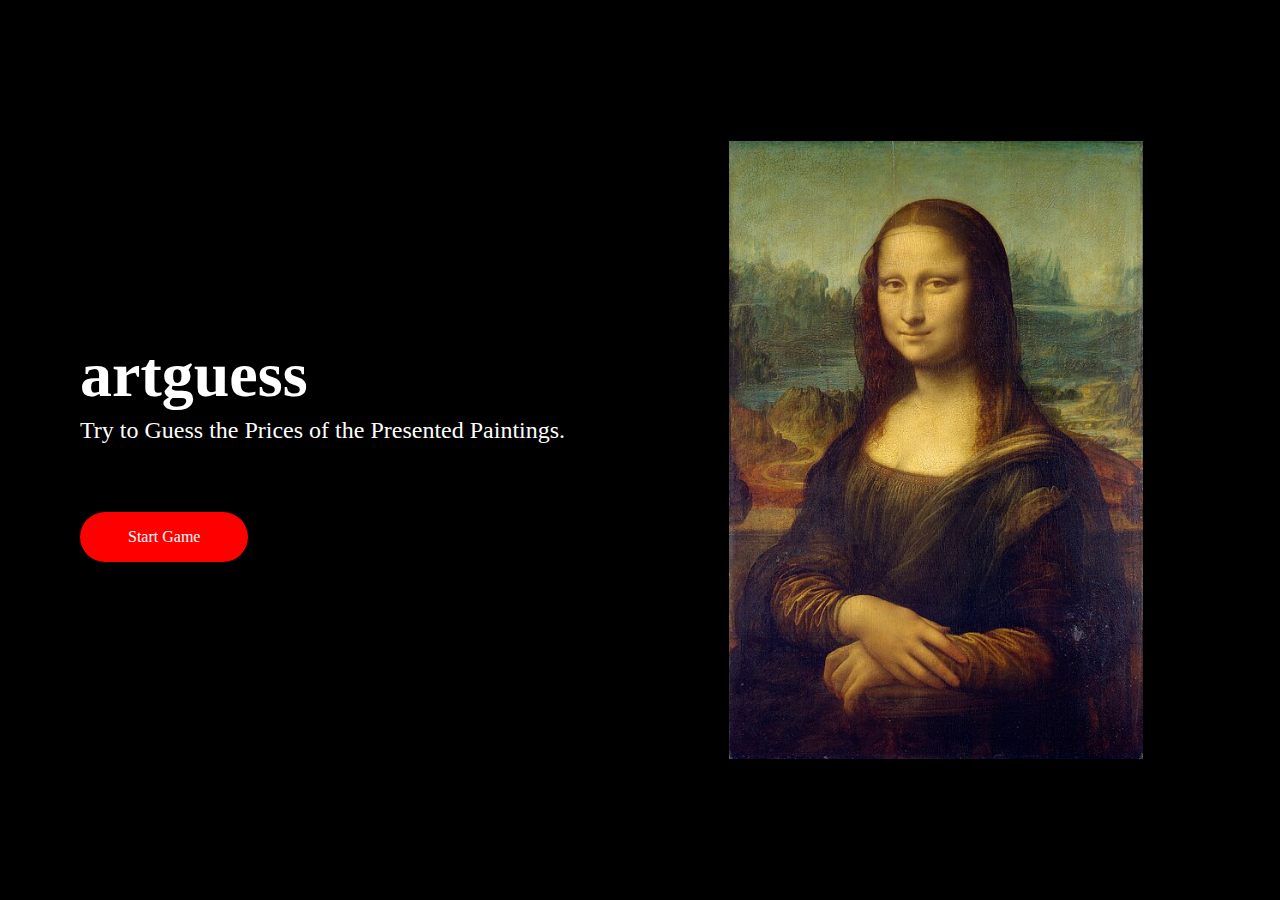
<file: WebsiteMVP/index.html>
<!DOCTYPE html>
<html lang="en">
  <head>
    <meta charset="UTF-8" />
    <meta name="viewport" content="width=device-width, initial-scale=1.0" />
    <title>artguess</title>
    <link rel="stylesheet" href="style.css" />
  </head>
  <body>
    <section class="hero">
      <div class="hero-container">
        <div class="column-left">
          <h1>artguess</h1>
          <p>
            Try to Guess the Prices of the Presented Paintings.
          </p>
          <button onclick="startGame()">Start Game</button>
            <script>
            function startGame() {
            window.location.href = "start.html";}
            </script>
        </div>
        <div class="column-right">
          <img
            src="./monalisa.jpg"
            alt="illustration
        "
            class="hero-image"
          />
        </div>
      </div>
    </section>
  </body>
</html>
</file>
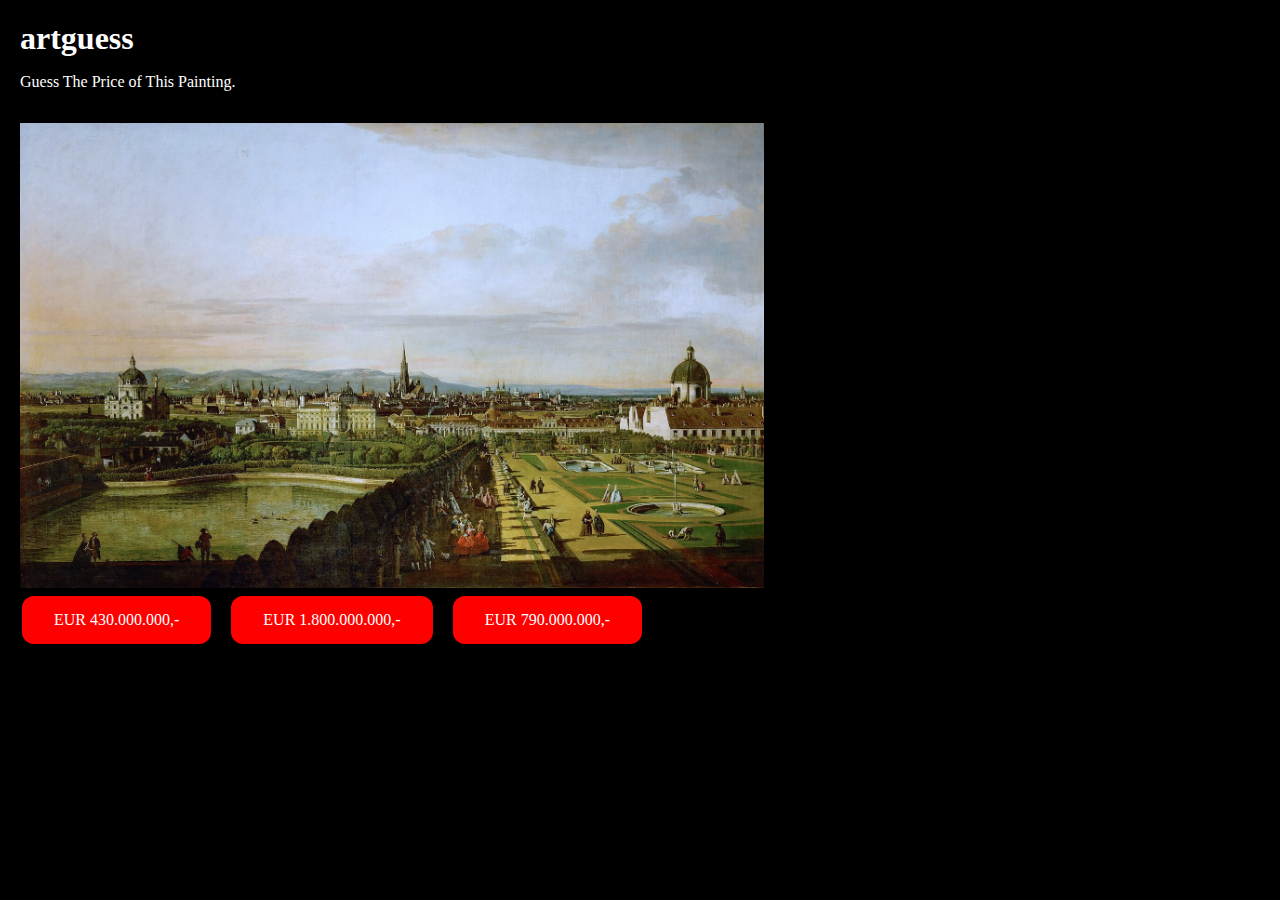
<file: start.html>
<!DOCTYPE html>
<html>
<head>
    <link rel="stylesheet" type="text/css" href="styles2.css">
<title>artguess</title>
</head>
<body>
    <div class="hero">
        <div class="hero-container">
            <div class="column-left">
                <h1>artguess</h1>
                <p>Guess The Price of This Painting.</p>
                <img src="belotto.jpg" alt="Belotto">
                <div class="button-container">
                    <button class="price-btn" onclick="changeColor()">EUR 430.000.000,-</button>
                    <button class="price-btn" onclick="changeColor()">EUR 1.800.000.000,-</button>
                    <button class="price-btn" onclick="changeColor()">EUR 790.000.000,-</button>
                </div>
            </div>
        </div>
    </div>
    <script src="script.js"></script>
</body>
</html>
</file>
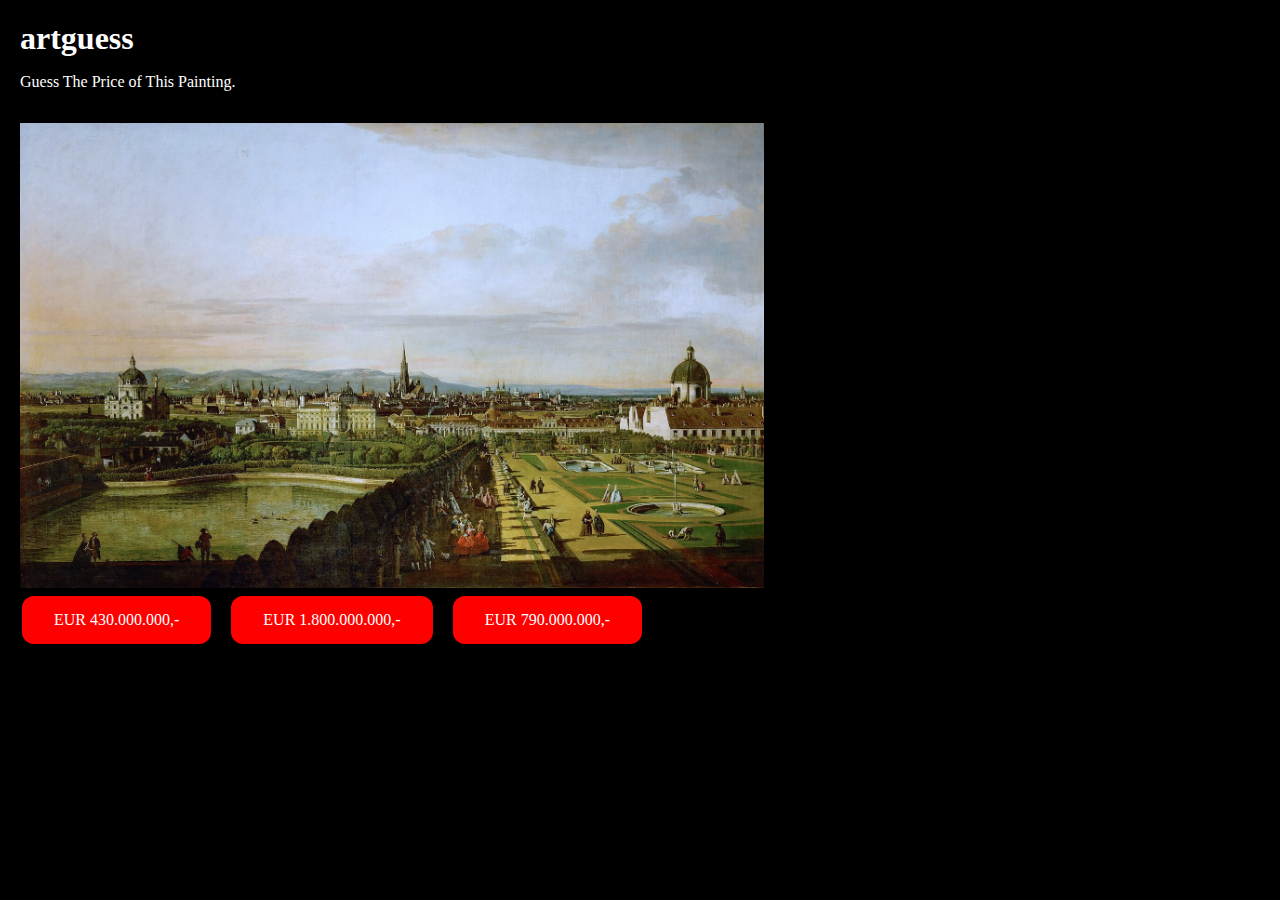
<file: WebsiteMVP/start.html>
<!DOCTYPE html>
<html>
<head>
    <link rel="stylesheet" type="text/css" href="styles2.css">
<title>artguess</title>
</head>
<body>
    <div class="hero">
        <div class="hero-container">
            <div class="column-left">
                <h1>artguess</h1>
                <p>Guess The Price of This Painting.</p>
                <img src="belotto.jpg" alt="Belotto">
                <div class="button-container">
                    <button class="price-btn" onclick="changeColor()">EUR 430.000.000,-</button>
                    <button class="price-btn" onclick="changeColor()">EUR 1.800.000.000,-</button>
                    <button class="price-btn" onclick="changeColor()">EUR 790.000.000,-</button>
                </div>
            </div>
        </div>
    </div>
    <script src="script.js"></script>
</body>
</html>
</file>
<file: WebsiteMVP/style.css>
* {
  box-sizing: border-box;
  margin: 0;
  padding: 0;
  font-family: 'Playfair Display', serif;
}

.hero {
  background: #000000;
}

.hero-container {
  display: grid;
  grid-template-columns: 1fr 1fr;
  height: 100vh;
  padding: 0 3rem;
}

.column-left {
  display: flex;
  flex-direction: column;
  justify-content: center;
  align-items: flex-start;
  color: #ffffff;
  padding: 2rem 2rem;
}

.column-left h1 {
  margin-bottom: 0;
  font-size: 4rem;
}

.column-left p {
  margin-bottom: 4rem;
  font-size: 1.5rem;
  line-height: 1.5;
}

button {
  padding: 1rem 3rem;
  font-size: 1rem;
  border: none;
  color: #ffffff;
  background: #ff0000;
  cursor: pointer;
  border-radius: 50px;
}

.column-right {
  display: flex;
  justify-content: center;
  align-items: center;
  padding: 0;
}

.hero-image {
  width: 70%;
  height: auto;
}

@media screen and (max-width: 768px) {
  .hero-container {
    grid-template-columns: 1fr;
  }
}

body {
  background-color: #000000;
}
</file>
<file: styles2.css>
* {
    box-sizing: border-box;
    margin: 0;
    padding: 10;
    font-family: 'Playfair Display', serif;
}

.hero {
    background: #000000;
    color: #ffffff;
    text-align: left;
    padding: 20px;
}

.hero h1 {
    margin-bottom: 1rem;
}

.hero p {
    margin-bottom: 2rem;
}

.hero img {
    max-width: 60%;
    height: auto;
}

.hero-container {
    display: flex;
    flex-direction: column;
    align-items: center;
}

.price-btn {
    background-color: red;
    color: white;
    border: none;
    border-radius: 12px;
    padding: 15px 32px;
    text-align: center;
    text-decoration: none;
    display: block;
    font-size: 16px;
    margin: 4px 2px;
    cursor: pointer;
}

.button-container {
    display: flex;
    flex-direction: row;
    justify-content: left;
    gap: 1rem;
}

body {
    background-color: #000000;
  }
</file>
<file: WebsiteMVP/styles2.css>
* {
    box-sizing: border-box;
    margin: 0;
    padding: 10;
    font-family: 'Playfair Display', serif;
}

.hero {
    background: #000000;
    color: #ffffff;
    text-align: left;
    padding: 20px;
}

.hero h1 {
    margin-bottom: 1rem;
}

.hero p {
    margin-bottom: 2rem;
}

.hero img {
    max-width: 60%;
    height: auto;
}

.hero-container {
    display: flex;
    flex-direction: column;
    align-items: center;
}

.price-btn {
    background-color: red;
    color: white;
    border: none;
    border-radius: 12px;
    padding: 15px 32px;
    text-align: center;
    text-decoration: none;
    display: block;
    font-size: 16px;
    margin: 4px 2px;
    cursor: pointer;
}

.button-container {
    display: flex;
    flex-direction: row;
    justify-content: left;
    gap: 1rem;
}

body {
    background-color: #000000;
  }
</file>
